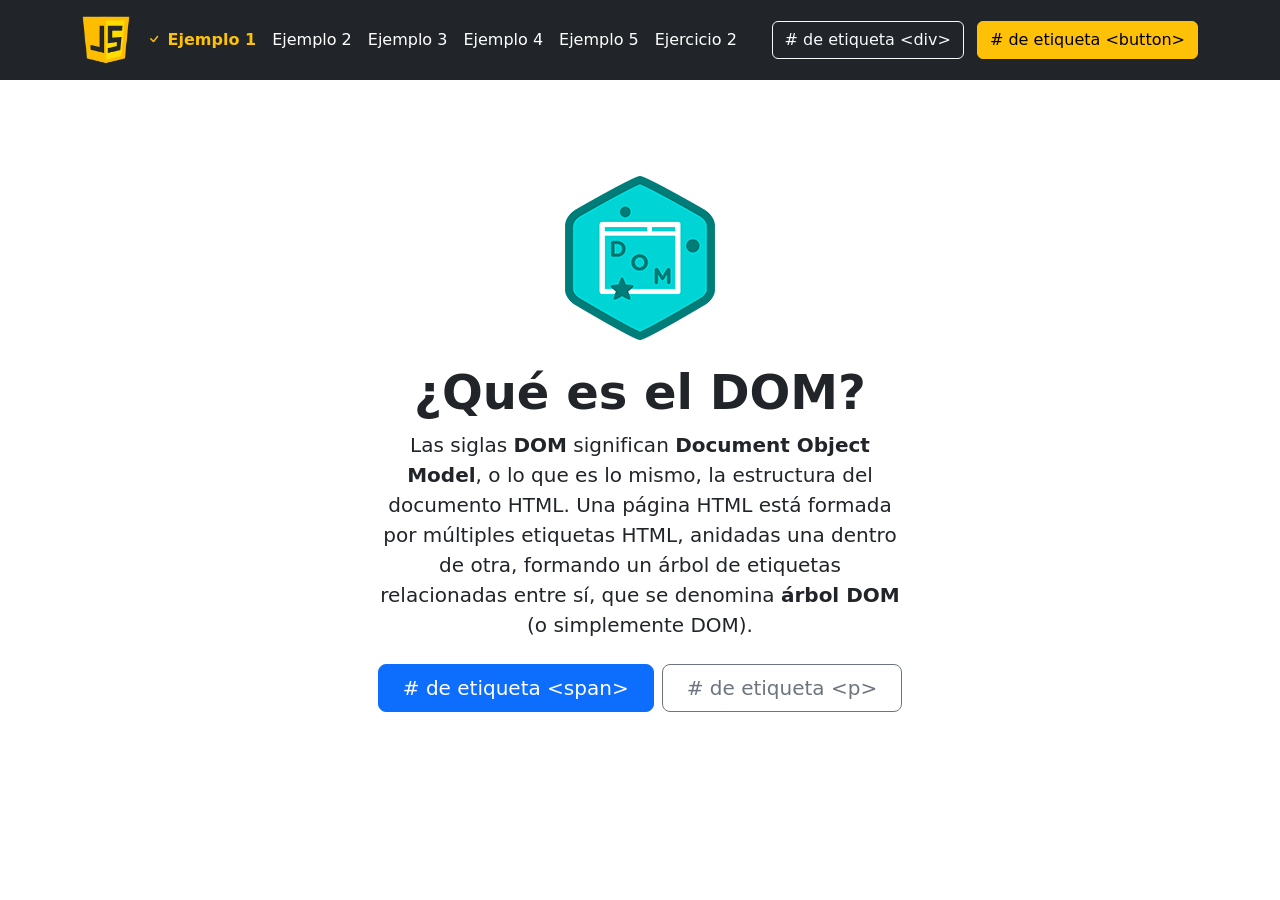
<file: index.html>
<!DOCTYPE html>
<html lang="es">

<head>
    <meta charset="UTF-8">
    <meta http-equiv="X-UA-Compatible" content="IE=edge">
    <meta name="viewport" content="width=device-width, initial-scale=1.0">
    <link href="bootstrap/css/bootstrap.min.css" rel="stylesheet">
    <link href="css/styles.css" rel="stylesheet">
    <link rel="icon" href="img/js.png" sizes="32x32" type="image/png">
    <title>Guía 7 | Recuperando elementos con DOM</title>
</head>

<body>

    <header class="p-3 text-bg-dark">
        <div class="container">
            <div class="d-flex flex-wrap align-items-center justify-content-center justify-content-lg-start">
                <a href="index.html" class="d-flex align-items-center mb-2 mb-lg-0 text-white text-decoration-none">
                    <img src="./img/js.png" class="bi me-2" width="48" height="48" alt="JavaScript">
                </a>

                <ul class="nav col-12 col-lg-auto me-lg-auto mb-2 justify-content-center mb-md-0">
                    <li><a href="index.html" class="nav-link px-2 text-warning fw-bold">
                            <i class="bi bi-check"></i> Ejemplo 1
                        </a></li>
                    <li><a href="pages/ejemplo1.html" class="nav-link px-2 text-white">Ejemplo 2</a></li>
                    <li><a href="pages/ejemplo2.html" class="nav-link px-2 text-white">Ejemplo 3</a></li>
                    <li><a href="pages/ejemplo3.html" class="nav-link px-2 text-white">Ejemplo 4</a></li>
                    <li><a href="pages/ejemplo4.html" class="nav-link px-2 text-white">Ejemplo 5</a></li>
                    <li><a href="pages/ejercicio2.html" class="nav-link px-2 text-white">Ejercicio 2</a></li>
                </ul>

                <div class="text-end">
                    <button type="button" id="idBtnDiv" class="btn btn-outline-light me-2"># de etiqueta &lt;div&gt;</button>
                    <button type="button" id="idBtnButton" class="btn btn-warning"># de etiqueta &lt;button&gt;</button>
                </div>
            </div>
        </div>
    </header>

    <main class="container">
        <div class="px-4 py-5 my-5 text-center">
            <img class="d-block mx-auto mb-4 img-fluid" src="./img/dom.png" alt="Document Object Model">
            <h1 class="display-5 fw-bold">¿Qué es el DOM?</h1>
            <div class="col-lg-6 mx-auto">
                <p class="lead mb-4">
                    Las siglas <span class="fw-bold">DOM</span> significan <span class="fw-bold">Document Object
                        Model</span>,
                    o lo que es lo mismo, la estructura del documento HTML. Una página HTML está formada por múltiples
                    etiquetas HTML,
                    anidadas una dentro de otra, formando un árbol de etiquetas relacionadas entre sí, que se
                    denomina <span class="fw-bold">árbol DOM</span> (o simplemente DOM).
                </p>
                <div class="d-grid gap-2 d-sm-flex justify-content-sm-center">
                    <button type="button" id="idBtnSpan" class="btn btn-primary btn-lg px-4 gap-3"># de etiqueta
                        &lt;span&gt;</button>
                    <button type="button" id="idBtnP" class="btn btn-outline-secondary btn-lg px-4"># de etiqueta
                        &lt;p&gt;</button>
                </div>
            </div>
            <section id="idImprimirResultado" class="panel-resultado col-lg-8 mx-auto mt-4 text-start"
                aria-live="polite" hidden></section>
        </div>
    </main>

    <script src="bootstrap/js/bootstrap.bundle.min.js"></script>
    <script src="js/index.js" defer></script>

</body>

</html>
</file>
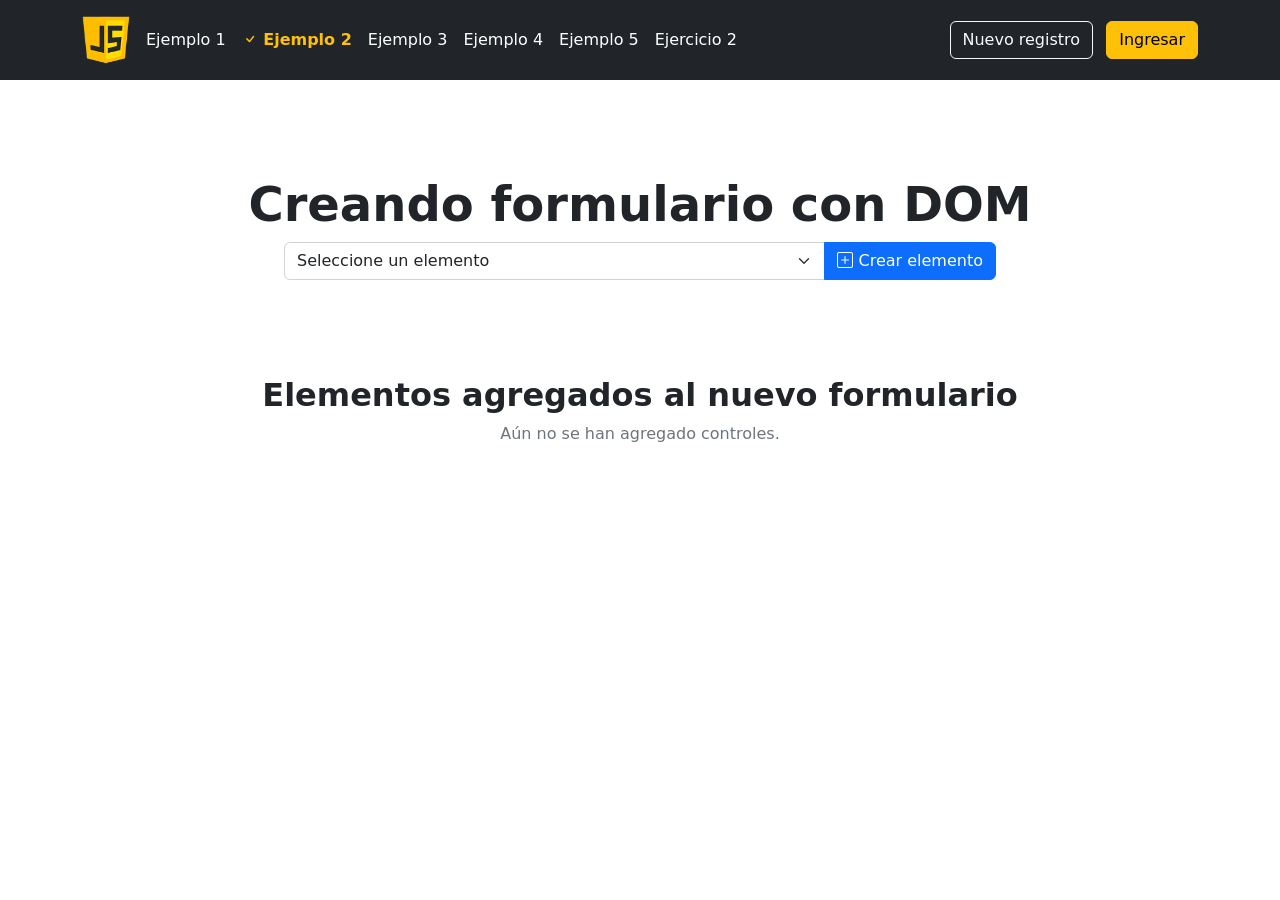
<file: pages/ejemplo1.html>
<!DOCTYPE html>
<html lang="es">

<head>
    <meta charset="UTF-8">
    <meta http-equiv="X-UA-Compatible" content="IE=edge">
    <meta name="viewport" content="width=device-width, initial-scale=1.0">
    <link href="../bootstrap/css/bootstrap.min.css" rel="stylesheet">
    <link href="../css/styles.css" rel="stylesheet">
    <link rel="icon" href="../img/js.png" sizes="32x32" type="image/png">
    <title>Guía 7: Creando formulario con DOM</title>
</head>

<body>

    <header class="p-3 text-bg-dark">
        <div class="container">
            <div class="d-flex flex-wrap align-items-center justify-content-center justify-content-lg-start">
                <a href="../index.html" class="d-flex align-items-center mb-2 mb-lg-0 text-white text-decoration-none">
                    <img src="../img/js.png" class="bi me-2" width="48" height="48" alt="JavaScript">
                </a>

                <ul class="nav col-12 col-lg-auto me-lg-auto mb-2 justify-content-center mb-md-0">
                    <li><a href="../index.html" class="nav-link px-2 text-white">Ejemplo 1</a></li>
                    <li><a href="../pages/ejemplo1.html" class="nav-link px-2 text-warning fw-bold">
                            <i class="bi bi-check"></i> Ejemplo 2
                        </a></li>
                    <li><a href="../pages/ejemplo2.html" class="nav-link px-2 text-white">Ejemplo 3</a></li>
                    <li><a href="../pages/ejemplo3.html" class="nav-link px-2 text-white">Ejemplo 4</a></li>
                    <li><a href="../pages/ejemplo4.html" class="nav-link px-2 text-white">Ejemplo 5</a></li>
                    <li><a href="../pages/ejercicio2.html" class="nav-link px-2 text-white">Ejercicio 2</a></li>
                </ul>

                <div class="text-end">
                    <button type="button" id="idBtnDiv" class="btn btn-outline-light me-2">Nuevo registro</button>
                    <button type="button" id="idBtnButton" class="btn btn-warning">Ingresar</button>
                </div>
            </div>
        </div>
    </header>

    <main class="container">
        <div class="px-4 py-5 my-5 text-center">
            <h1 class="display-5 fw-bold">Creando formulario con DOM</h1>
            <div class="row g-0 justify-content-center">
                <div class="col-12 col-md-10 col-lg-8">
                    <div class="input-group">
                        <select class="form-select" id="idCmbElemento" aria-label="Seleccione el elemento a crear">
                            <option value="" selected>Seleccione un elemento</option>
                            <option value="text">&lt;input type="text" /&gt;</option>
                            <option value="number">&lt;input type="number" /&gt;</option>
                            <option value="date">&lt;input type="date" /&gt;</option>
                            <option value="password">&lt;input type="password" /&gt;</option>
                            <option value="radio">&lt;input type="radio" /&gt;</option>
                            <option value="checkbox">&lt;input type="checkbox" /&gt;</option>
                            <option value="select">&lt;select&gt;&lt;/select&gt;</option>
                            <option value="textarea">&lt;textarea&gt;&lt;/textarea&gt;</option>
                        </select>
                        <button type="button" id="idBtnCrear" class="btn btn-primary">
                            <i class="bi bi-plus-square"></i> Crear elemento
                        </button>
                    </div>
                </div>
            </div>
        </div>

        <div class="row pb-5">
            <div class="col-12 text-center">
                <h2 class="fw-bold">Elementos agregados al nuevo formulario</h2>
                <p id="idMensajeVacio" class="text-muted">Aún no se han agregado controles.</p>
            </div>
            <div class="col-12 col-md-8 col-lg-6 mx-auto">
                <form id="idNewForm" novalidate></form>
            </div>
        </div>
    </main>

    <!-- COMPONENTE MODAL DE BOOTSTRAP -->
    <div class="modal fade" id="idModal" tabindex="-1" aria-labelledby="modalLabel" aria-hidden="true">
        <div class="modal-dialog modal-dialog-centered">
            <div class="modal-content">
                <div class="modal-header">
                    <h1 class="modal-title fs-5" id="modalLabel">Agregando un nuevo control</h1>
                    <button type="button" class="btn-close" data-bs-dismiss="modal" aria-label="Cerrar"></button>
                </div>
                <div class="modal-body">
                    <form id="idFormElemento" novalidate>
                        <div class="form-floating mb-3">
                            <input type="text" class="form-control" id="idTituloElemento" placeholder="Título del control"
                                autocomplete="off">
                            <label for="idTituloElemento">
                                <i class="bi bi-tag"></i> Título del control
                            </label>
                        </div>
                        <div class="form-floating mb-3">
                            <input type="text" class="form-control" id="idNombreElemento"
                                placeholder="Nombre del control" autocomplete="off">
                            <label for="idNombreElemento">
                                <i class="bi bi-tag"></i> Nombre del control
                            </label>
                        </div>
                    </form>
                </div>
                <div class="modal-footer">
                    <button type="button" class="btn btn-secondary" data-bs-dismiss="modal">Cancelar</button>
                    <button type="button" class="btn btn-primary" id="idBtnAddElement">
                        <i class="bi bi-plus-circle"></i> Agregar
                    </button>
                </div>
            </div>
        </div>
    </div>

    <script src="../bootstrap/js/bootstrap.bundle.min.js"></script>
    <script src="../js/ejemplo1.js" defer></script>

</body>

</html>
</file>
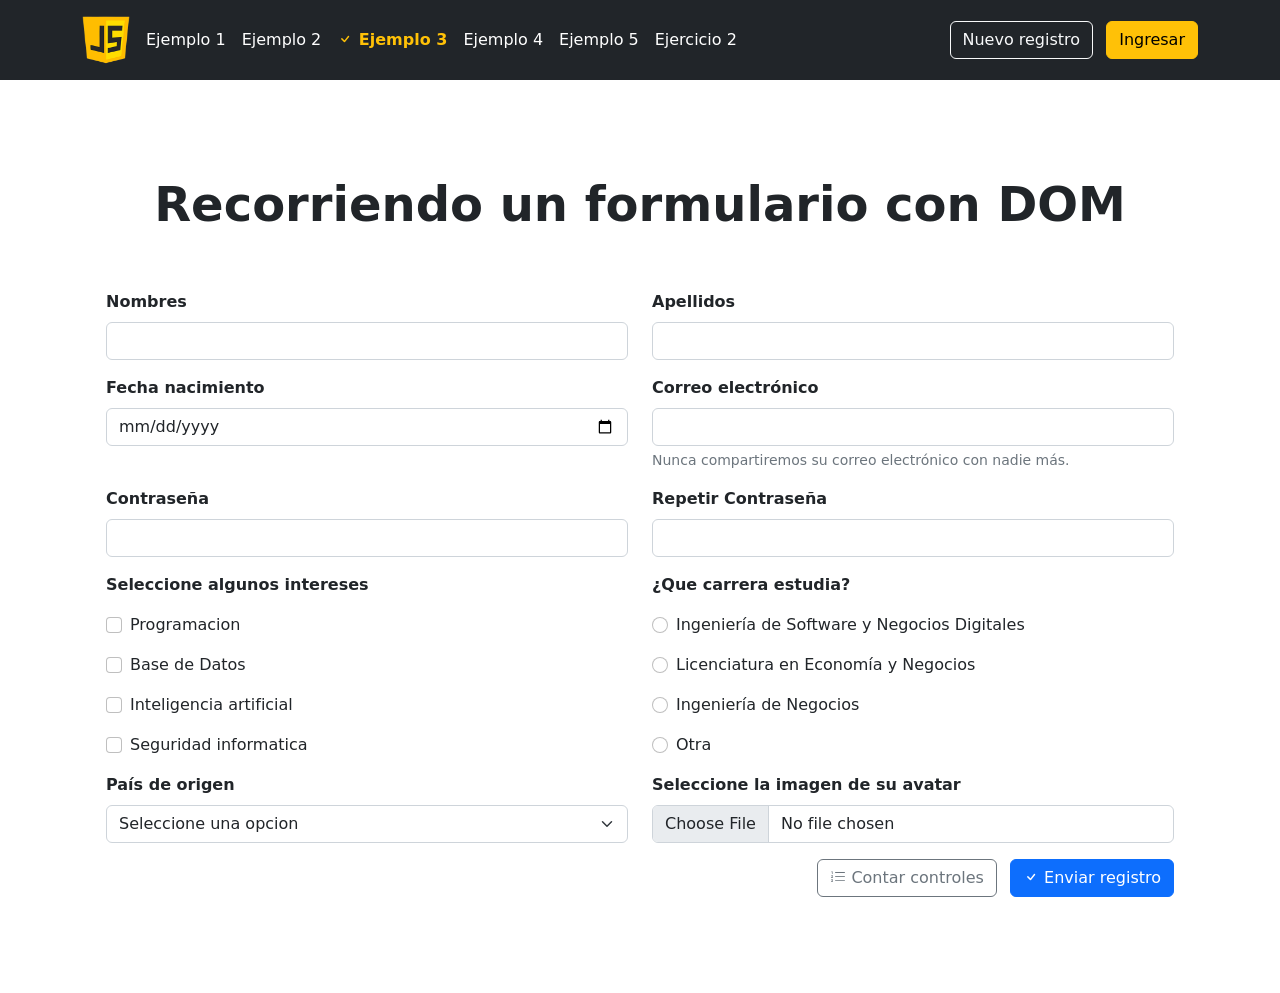
<file: pages/ejemplo2.html>
<!doctype html>
<html lang="es">

<head>
    <meta charset="UTF-8">
    <meta http-equiv="X-UA-Compatible" content="IE=edge">
    <meta name="viewport" content="width=device-width, initial-scale=1.0">
    <link href="../bootstrap/css/bootstrap.min.css" rel="stylesheet">
    <link href="../css/styles.css" rel="stylesheet">
    <link rel="icon" href="../img/js.png" sizes="32x32" type="image/png">
    <title>Guía 7: Recorriendo y validando un formulario con DOM</title>
</head>

<body>

    <header class="p-3 text-bg-dark">
        <div class="container">
            <div class="d-flex flex-wrap align-items-center justify-content-center justify-content-lg-start">
                <a href="../index.html" class="d-flex align-items-center mb-2 mb-lg-0 text-white text-decoration-none">
                    <img src="../img/js.png" class="bi me-2" width="48" height="48" alt="JavaScript">
                </a>

                <ul class="nav col-12 col-lg-auto me-lg-auto mb-2 justify-content-center mb-md-0">
                    <li><a href="../index.html" class="nav-link px-2 text-white">Ejemplo 1</a></li>
                    <li><a href="../pages/ejemplo1.html" class="nav-link px-2 text-white">Ejemplo 2</a></li>
                    <li><a href="../pages/ejemplo2.html" class="nav-link px-2 text-warning fw-bold">
                            <i class="bi bi-check"></i> Ejemplo 3
                        </a></li>
                    <li><a href="../pages/ejemplo3.html" class="nav-link px-2 text-white">Ejemplo 4</a></li>
                    <li><a href="../pages/ejemplo4.html" class="nav-link px-2 text-white">Ejemplo 5</a></li>
                    <li><a href="../pages/ejercicio2.html" class="nav-link px-2 text-white">Ejercicio 2</a></li>
                </ul>

                <div class="text-end">
                    <button type="button" id="idBtnDiv" class="btn btn-outline-light me-2">Nuevo registro</button>
                    <button type="button" id="idBtnButton" class="btn btn-warning">Ingresar</button>
                </div>
            </div>
        </div>
    </header>

    <main class="container">
        <div class="row px-4 my-5">
            <div class="col-12">
                <h1 class="display-5 fw-bold text-center py-5">Recorriendo un formulario con DOM</h1>
                <form name="frmRegistro" novalidate>
                    <div class="row">
                        <div class="col-12 col-md-6">
                            <div class="mb-3">
                                <label for="idNombre" class="form-label fw-bold">Nombres</label>
                                <input type="text" class="form-control" id="idNombre" autocomplete="given-name">
                            </div>
                        </div>
                        <div class="col-12 col-md-6">
                            <div class="mb-3">
                                <label for="idApellidos" class="form-label fw-bold">Apellidos</label>
                                <input type="text" class="form-control" id="idApellidos" autocomplete="family-name">
                            </div>
                        </div>
                    </div>
                    <div class="row">
                        <div class="col-12 col-md-6">
                            <div class="mb-3">
                                <label for="idFechaNac" class="form-label fw-bold">Fecha nacimiento</label>
                                <input type="date" class="form-control" id="idFechaNac">
                            </div>
                        </div>
                        <div class="col-12 col-md-6">
                            <div class="mb-3">
                                <label for="idCorreo" class="form-label fw-bold">Correo electrónico</label>
                                <input type="email" class="form-control" id="idCorreo"
                                    aria-describedby="idCorreoSugerencia" autocomplete="email">
                                <div id="idCorreoSugerencia" class="form-text">
                                    Nunca compartiremos su correo electrónico con nadie más.
                                </div>
                            </div>
                        </div>
                    </div>
                    <div class="row">
                        <div class="col-12 col-md-6">
                            <div class="mb-3">
                                <label for="idPassword" class="form-label fw-bold">Contraseña</label>
                                <input type="password" class="form-control" id="idPassword"
                                    autocomplete="new-password">
                            </div>
                        </div>
                        <div class="col-12 col-md-6">
                            <div class="mb-3">
                                <label for="idPasswordRepetir" class="form-label fw-bold">Repetir Contraseña</label>
                                <input type="password" class="form-control" id="idPasswordRepetir"
                                    autocomplete="new-password">
                            </div>
                        </div>
                    </div>

                    <div class="row">
                        <div class="col-12 col-md-6" id="idGrupoIntereses">
                            <div class="mb-3">
                                <span class="fw-bold">Seleccione algunos intereses</span>
                            </div>
                            <div class="mb-3 form-check">
                                <input type="checkbox" class="form-check-input" id="idCkProgramacion">
                                <label class="form-check-label" for="idCkProgramacion">Programacion</label>
                            </div>
                            <div class="mb-3 form-check">
                                <input type="checkbox" class="form-check-input" id="idCkBD">
                                <label class="form-check-label" for="idCkBD">Base de Datos</label>
                            </div>
                            <div class="mb-3 form-check">
                                <input type="checkbox" class="form-check-input" id="idCkRedes">
                                <label class="form-check-label" for="idCkRedes">Inteligencia artificial</label>
                            </div>
                            <div class="mb-3 form-check">
                                <input type="checkbox" class="form-check-input" id="idCkSeguridad">
                                <label class="form-check-label" for="idCkSeguridad">Seguridad informatica</label>
                            </div>
                        </div>
                        <div class="col-12 col-md-6" id="idGrupoCarrera">
                            <div class="mb-3">
                                <span class="fw-bold">¿Que carrera estudia?</span>
                            </div>
                            <div class="mb-3 form-check">
                                <input type="radio" class="form-check-input" name="idRdCarrera" id="idRdIng">
                                <label class="form-check-label" for="idRdIng">Ingeniería de Software y Negocios
                                    Digitales</label>
                            </div>
                            <div class="mb-3 form-check">
                                <input type="radio" class="form-check-input" name="idRdCarrera" id="idRdLic">
                                <label class="form-check-label" for="idRdLic">Licenciatura en Economía y
                                    Negocios</label>
                            </div>
                            <div class="mb-3 form-check">
                                <input type="radio" class="form-check-input" name="idRdCarrera" id="idRdTec">
                                <label class="form-check-label" for="idRdTec">Ingeniería de Negocios</label>
                            </div>
                            <div class="mb-3 form-check">
                                <input type="radio" class="form-check-input" name="idRdCarrera" id="idRdOtro">
                                <label class="form-check-label" for="idRdOtro">Otra</label>
                            </div>
                        </div>
                    </div>
                    <div class="row">
                        <div class="col-12 col-md-6">
                            <div class="mb-3">
                                <label for="idCmPais" class="form-label fw-bold">País de origen</label>
                                <select class="form-select" id="idCmPais">
                                    <option value="" selected>Seleccione una opcion</option>
                                    <option value="1">El Salvador</option>
                                    <option value="2">Guatemala</option>
                                    <option value="3">Honduras</option>
                                    <option value="4">Panama</option>
                                    <option value="5">Costa Rica</option>
                                    <option value="6">Belice</option>
                                    <option value="7">Nicaragua</option>
                                    <option value="8">Otro</option>
                                </select>
                            </div>
                        </div>
                        <div class="col-12 col-md-6">
                            <div class="mb-3">
                                <label for="idArchivo" class="form-label fw-bold">Seleccione la imagen de su
                                    avatar</label>
                                <input class="form-control" type="file" id="idArchivo" accept="image/*">
                            </div>
                        </div>
                    </div>
                    <div class="row pb-5">
                        <div class="col text-end">
                            <button type="button" class="btn btn-outline-secondary me-2" name="btnContar">
                                <i class="bi bi-list-ol"></i> Contar controles
                            </button>
                            <button type="button" class="btn btn-primary" name="btnRegistro">
                                <i class="bi bi-check"></i> Enviar registro
                            </button>
                        </div>
                    </div>
                </form>
            </div>
        </div>
    </main>

    <!-- COMPONENTE MODAL DE BOOTSTRAP -->
    <div class="modal fade" id="idModal" tabindex="-1" aria-labelledby="modalLabel" aria-hidden="true">
        <div class="modal-dialog modal-lg modal-dialog-centered modal-dialog-scrollable">
            <div class="modal-content">
                <div class="modal-header">
                    <h1 class="modal-title fs-5" id="modalLabel">Resultado</h1>
                    <button type="button" class="btn-close" data-bs-dismiss="modal" aria-label="Cerrar"></button>
                </div>
                <div class="modal-body" id="idBodyModal"></div>
                <div class="modal-footer">
                    <button type="button" class="btn btn-primary" data-bs-dismiss="modal">
                        <i class="bi bi-x-circle"></i> Cerrar
                    </button>
                </div>
            </div>
        </div>
    </div>

    <script src="../bootstrap/js/bootstrap.bundle.min.js"></script>
    <script src="../js/ejemplo2.js" defer></script>

</body>

</html>
</file>
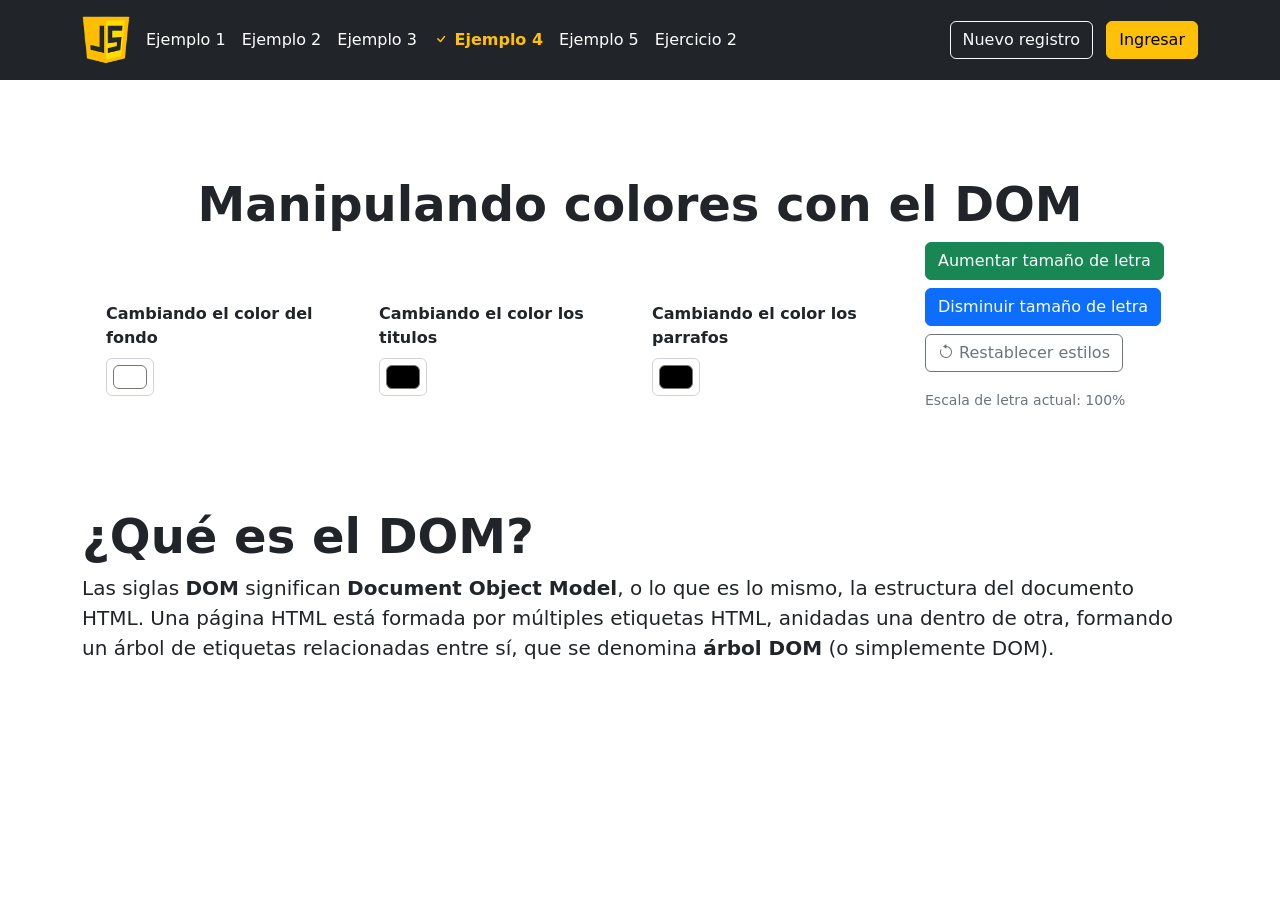
<file: pages/ejemplo3.html>
<!DOCTYPE html>
<html lang="es">

<head>
    <meta charset="UTF-8">
    <meta http-equiv="X-UA-Compatible" content="IE=edge">
    <meta name="viewport" content="width=device-width, initial-scale=1.0">
    <link href="../bootstrap/css/bootstrap.min.css" rel="stylesheet">
    <link href="../css/styles.css" rel="stylesheet">
    <link rel="icon" href="../img/js.png" sizes="32x32" type="image/png">
    <title>Guía 7: Manipulando estilos con DOM</title>
</head>

<body>

    <header class="p-3 text-bg-dark">
        <div class="container">
            <div class="d-flex flex-wrap align-items-center justify-content-center justify-content-lg-start">
                <a href="../index.html" class="d-flex align-items-center mb-2 mb-lg-0 text-white text-decoration-none">
                    <img src="../img/js.png" class="bi me-2" width="48" height="48" alt="JavaScript">
                </a>

                <ul class="nav col-12 col-lg-auto me-lg-auto mb-2 justify-content-center mb-md-0">
                    <li><a href="../index.html" class="nav-link px-2 text-white">Ejemplo 1</a></li>
                    <li><a href="../pages/ejemplo1.html" class="nav-link px-2 text-white">Ejemplo 2</a></li>
                    <li><a href="../pages/ejemplo2.html" class="nav-link px-2 text-white">Ejemplo 3</a></li>
                    <li><a href="../pages/ejemplo3.html" class="nav-link px-2 text-warning fw-bold">
                            <i class="bi bi-check"></i> Ejemplo 4
                        </a></li>
                    <li><a href="../pages/ejemplo4.html" class="nav-link px-2 text-white">Ejemplo 5</a></li>
                    <li><a href="../pages/ejercicio2.html" class="nav-link px-2 text-white">Ejercicio 2</a></li>
                </ul>

                <div class="text-end">
                    <button type="button" id="idBtnDiv" class="btn btn-outline-light me-2">Nuevo registro</button>
                    <button type="button" id="idBtnButton" class="btn btn-warning">Ingresar</button>
                </div>
            </div>
        </div>
    </header>

    <main class="container">
        <div class="px-4 py-5 my-5">
            <h1 class="display-5 text-center fw-bold">Manipulando colores con el DOM</h1>
            <form class="g-0" novalidate>
                <div class="row align-items-end">
                    <div class="col-12 col-sm-6 col-lg-3">
                        <div class="mb-3">
                            <label for="idFondo" class="form-label fw-bold">Cambiando el color del fondo</label>
                            <input type="color" class="form-control form-control-color" id="idFondo" name="idFondo"
                                title="Modificando el color del fondo">
                        </div>
                    </div>
                    <div class="col-12 col-sm-6 col-lg-3">
                        <div class="mb-3">
                            <label for="idTitulos" class="form-label fw-bold">Cambiando el color los titulos</label>
                            <input type="color" class="form-control form-control-color" id="idTitulos"
                                name="idTitulos" title="Modificando el color de los titulos">
                        </div>
                    </div>
                    <div class="col-12 col-sm-6 col-lg-3">
                        <div class="mb-3">
                            <label for="idParrafos" class="form-label fw-bold">Cambiando el color los parrafos</label>
                            <input type="color" class="form-control form-control-color" id="idParrafos"
                                name="idParrafos" title="Modificando el color de los parrafos">
                        </div>
                    </div>
                    <div class="col-12 col-sm-6 col-lg-3">
                        <div class="mb-3 d-flex flex-wrap gap-2">
                            <button type="button" id="idBtnAumentar" class="btn btn-success">Aumentar tamaño de
                                letra</button>
                            <button type="button" id="idBtnDisminuir" class="btn btn-primary">Disminuir tamaño de
                                letra</button>
                            <button type="button" id="idBtnRestablecer" class="btn btn-outline-secondary">
                                <i class="bi bi-arrow-counterclockwise"></i> Restablecer estilos
                            </button>
                        </div>
                        <small class="text-muted">Escala de letra actual: <output id="idIndicadorEscala">100%</output></small>
                    </div>
                </div>
            </form>
        </div>
        <div class="row pb-5">
            <div class="col mx-auto">
                <h1 class="display-5 fw-bold">¿Qué es el DOM?</h1>
                <p class="lead mb-4">
                    Las siglas <span class="fw-bold">DOM</span> significan <span class="fw-bold">Document
                        Object Model</span>,
                    o lo que es lo mismo, la estructura del documento HTML. Una página HTML está formada por
                    múltiples etiquetas HTML,
                    anidadas una dentro de otra, formando un árbol de etiquetas relacionadas entre sí, que
                    se
                    denomina <span class="fw-bold">árbol DOM</span> (o simplemente DOM).
                </p>
            </div>
        </div>
    </main>

    <script src="../bootstrap/js/bootstrap.bundle.min.js"></script>
    <script src="../js/ejemplo3.js" defer></script>

</body>

</html>
</file>
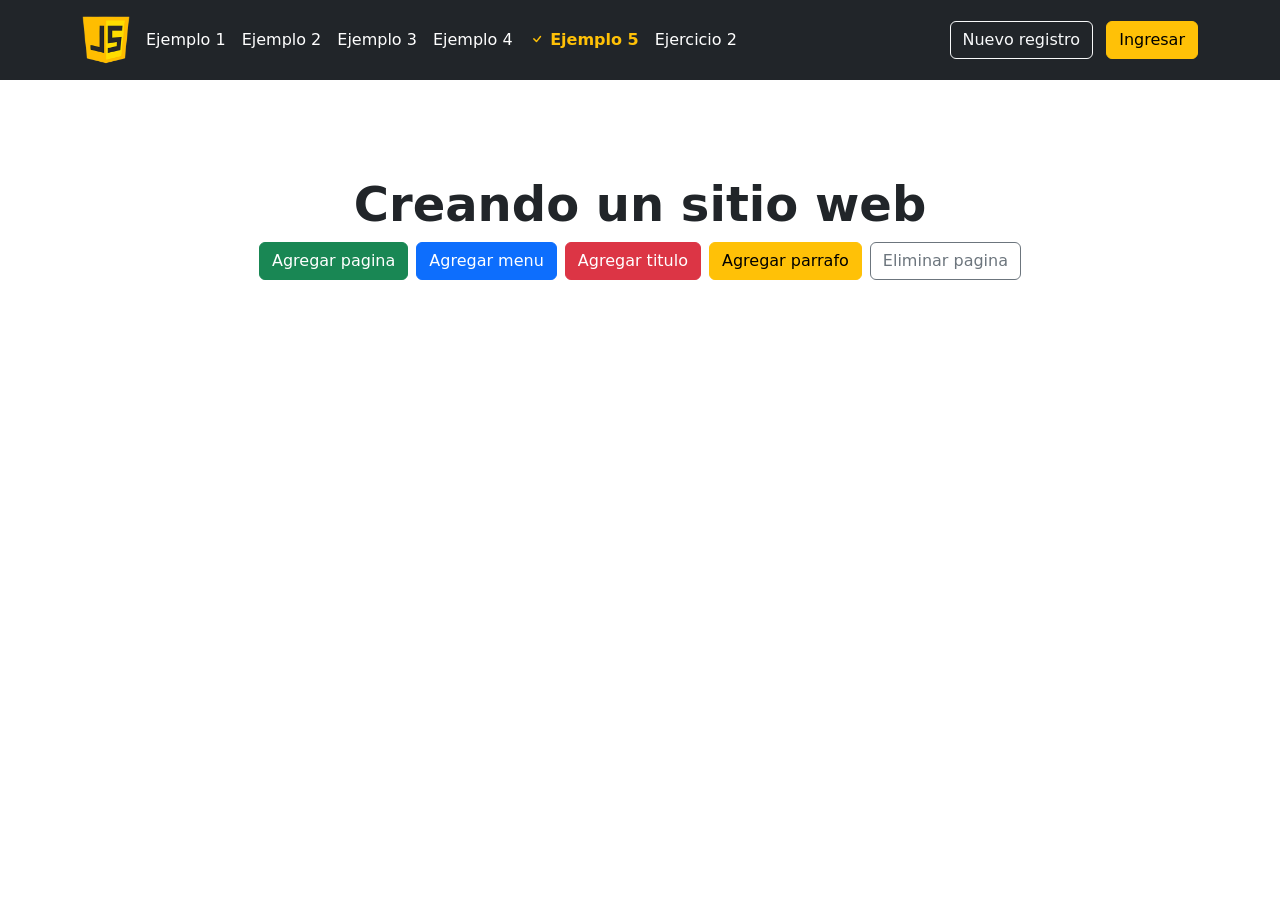
<file: pages/ejemplo4.html>
<!DOCTYPE html>
<html lang="es">

<head>
    <meta charset="UTF-8">
    <meta http-equiv="X-UA-Compatible" content="IE=edge">
    <meta name="viewport" content="width=device-width, initial-scale=1.0">
    <link href="../bootstrap/css/bootstrap.min.css" rel="stylesheet">
    <link href="../css/styles.css" rel="stylesheet">
    <link rel="icon" href="../img/js.png" sizes="32x32" type="image/png">
    <title>Guía 7: Creando un sitio web con DOM</title>
</head>

<body>

    <header class="p-3 text-bg-dark">
        <div class="container">
            <div class="d-flex flex-wrap align-items-center justify-content-center justify-content-lg-start">
                <a href="../index.html" class="d-flex align-items-center mb-2 mb-lg-0 text-white text-decoration-none">
                    <img src="../img/js.png" class="bi me-2" width="48" height="48" alt="JavaScript">
                </a>

                <ul class="nav col-12 col-lg-auto me-lg-auto mb-2 justify-content-center mb-md-0">
                    <li><a href="../index.html" class="nav-link px-2 text-white">Ejemplo 1</a></li>
                    <li><a href="../pages/ejemplo1.html" class="nav-link px-2 text-white">Ejemplo 2</a></li>
                    <li><a href="../pages/ejemplo2.html" class="nav-link px-2 text-white">Ejemplo 3</a></li>
                    <li><a href="../pages/ejemplo3.html" class="nav-link px-2 text-white">Ejemplo 4</a></li>
                    <li><a href="../pages/ejemplo4.html" class="nav-link px-2 text-warning fw-bold">
                            <i class="bi bi-check"></i> Ejemplo 5
                        </a></li>
                    <li><a href="../pages/ejercicio2.html" class="nav-link px-2 text-white">Ejercicio 2</a></li>
                </ul>

                <div class="text-end">
                    <button type="button" id="idBtnDiv" class="btn btn-outline-light me-2">Nuevo registro</button>
                    <button type="button" id="idBtnButton" class="btn btn-warning">Ingresar</button>
                </div>
            </div>
        </div>
    </header>

    <main>
        <div class="container">
            <div class="px-4 py-5 my-5">
                <h1 class="display-5 text-center fw-bold">Creando un sitio web</h1>
                <div class="d-flex flex-wrap gap-2 justify-content-center">
                    <button type="button" class="btn btn-success" id="idAgregarPagina">Agregar pagina</button>
                    <button type="button" class="btn btn-primary" id="idAgregarMenu">Agregar menu</button>
                    <button type="button" class="btn btn-danger" id="idAgregarTitulo">Agregar titulo</button>
                    <button type="button" class="btn btn-warning" id="idAgregarParrafo">Agregar parrafo</button>
                    <button type="button" class="btn btn-outline-secondary" id="idEliminarPagina">Eliminar
                        pagina</button>
                </div>
            </div>
        </div>
        <div class="container pb-5" id="idPagina"></div>
    </main>

    <script src="../bootstrap/js/bootstrap.bundle.min.js"></script>
    <script src="../js/ejemplo4.js" defer></script>

</body>

</html>
</file>
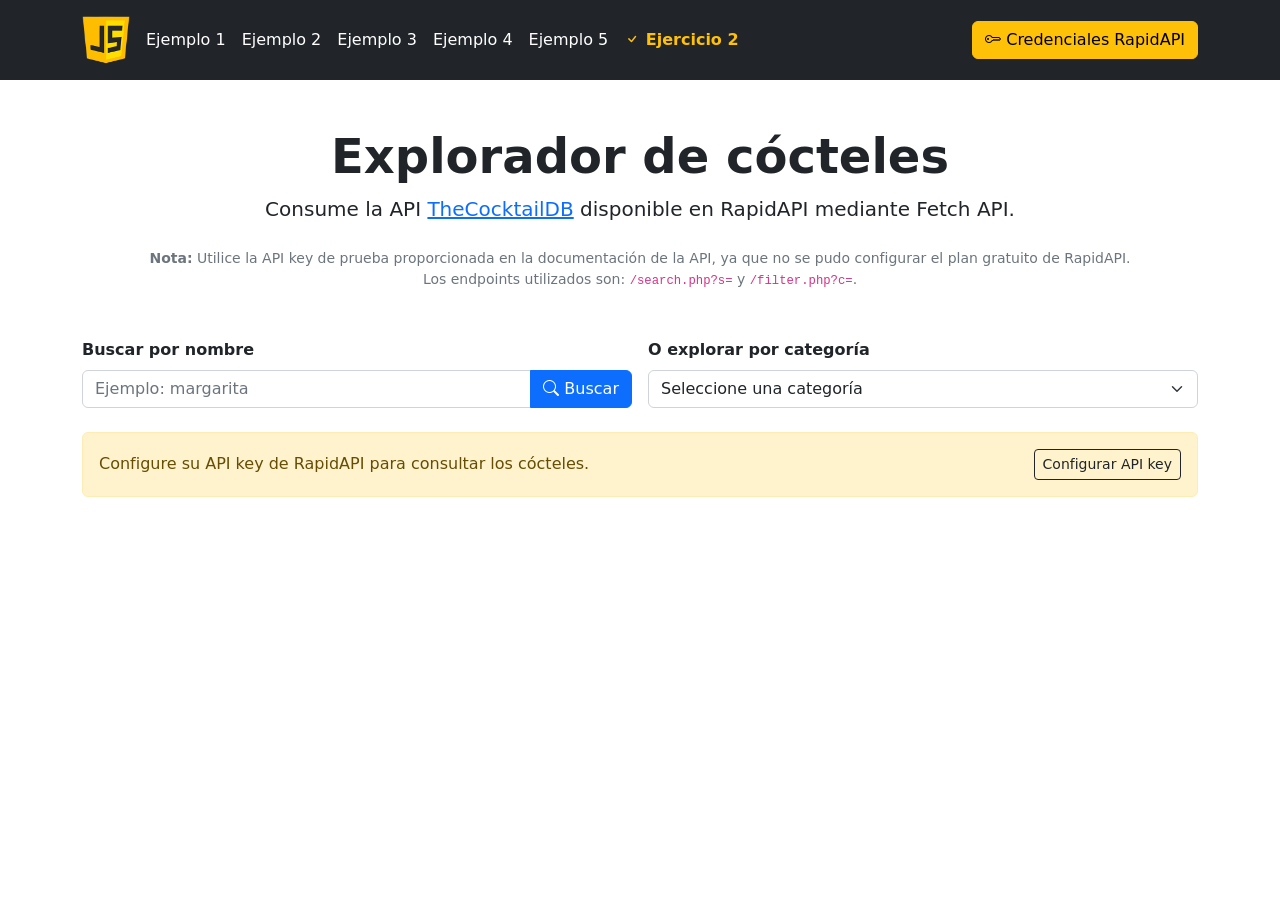
<file: pages/ejercicio2.html>
<!DOCTYPE html>
<html lang="es">

<head>
    <meta charset="UTF-8">
    <meta http-equiv="X-UA-Compatible" content="IE=edge">
    <meta name="viewport" content="width=device-width, initial-scale=1.0">
    <link href="../bootstrap/css/bootstrap.min.css" rel="stylesheet">
    <link href="../css/styles.css" rel="stylesheet">
    <link rel="icon" href="../img/js.png" sizes="32x32" type="image/png">
    <title>Guía 7: Explorador de cócteles con RapidAPI</title>
</head>

<body>

    <header class="p-3 text-bg-dark">
        <div class="container">
            <div class="d-flex flex-wrap align-items-center justify-content-center justify-content-lg-start">
                <a href="../index.html" class="d-flex align-items-center mb-2 mb-lg-0 text-white text-decoration-none">
                    <img src="../img/js.png" class="bi me-2" width="48" height="48" alt="JavaScript">
                </a>

                <ul class="nav col-12 col-lg-auto me-lg-auto mb-2 justify-content-center mb-md-0">
                    <li><a href="../index.html" class="nav-link px-2 text-white">Ejemplo 1</a></li>
                    <li><a href="../pages/ejemplo1.html" class="nav-link px-2 text-white">Ejemplo 2</a></li>
                    <li><a href="../pages/ejemplo2.html" class="nav-link px-2 text-white">Ejemplo 3</a></li>
                    <li><a href="../pages/ejemplo3.html" class="nav-link px-2 text-white">Ejemplo 4</a></li>
                    <li><a href="../pages/ejemplo4.html" class="nav-link px-2 text-white">Ejemplo 5</a></li>
                    <li><a href="../pages/ejercicio2.html" class="nav-link px-2 text-warning fw-bold">
                            <i class="bi bi-check"></i> Ejercicio 2
                        </a></li>
                </ul>

                <div class="text-end">
                    <button type="button" id="idBtnConfig" class="btn btn-warning">
                        <i class="bi bi-key"></i> Credenciales RapidAPI
                    </button>
                </div>
            </div>
        </div>
    </header>

    <main class="container pb-5">
        <div class="py-5 text-center">
            <h1 class="display-5 fw-bold">Explorador de cócteles</h1>
            <p class="lead mb-0">
                Consume la API <a href="https://www.thecocktaildb.com/documentation">TheCocktailDB</a> disponible en RapidAPI mediante Fetch API.
            </p>
            <br>
            <p class="small text-muted mb-0">
                <strong>Nota:</strong> Utilice la API key de prueba proporcionada en la documentación de la API, ya que no se pudo configurar el plan gratuito de RapidAPI.
            </p>
            <p class="small text-muted mb-0">
                Los endpoints utilizados son: <code class="text-break">/search.php?s=</code> y <code class="text-break">/filter.php?c=</code>.
        </div>

        <!-- Filtros de busqueda -->
        <form id="idFormBusqueda" class="row g-3 align-items-end mb-4" novalidate>
            <div class="col-12 col-md-6">
                <label for="idBuscar" class="form-label fw-bold">Buscar por nombre</label>
                <div class="input-group">
                    <input type="search" class="form-control" id="idBuscar" placeholder="Ejemplo: margarita"
                        autocomplete="off" maxlength="60">
                    <button type="submit" class="btn btn-primary" id="idBtnBuscar">
                        <i class="bi bi-search"></i> Buscar
                    </button>
                </div>
            </div>
            <div class="col-12 col-md-6">
                <label for="idCategoria" class="form-label fw-bold">O explorar por categoría</label>
                <select class="form-select" id="idCategoria">
                    <option value="">Seleccione una categoría</option>
                </select>
            </div>
        </form>

        <!-- Mensajes de estado: carga, errores y resultados vacios -->
        <div id="idEstado" aria-live="polite"></div>

        <!-- Listado de resultados -->
        <div class="d-flex flex-wrap justify-content-between align-items-baseline mb-3">
            <h2 class="h4 fw-bold mb-0" id="idTituloResultados" hidden></h2>
            <small class="text-muted" id="idContador" hidden></small>
        </div>
        <div class="row g-3" id="idListado" aria-live="polite"></div>
        <div class="text-center mt-4">
            <button type="button" class="btn btn-outline-primary" id="idBtnVerMas" hidden>
                <i class="bi bi-arrow-down-circle"></i> Ver más
            </button>
        </div>
    </main>

    <!-- MODAL: DETALLE DE UN COCTEL -->
    <div class="modal fade" id="idModalDetalle" tabindex="-1" aria-labelledby="idTituloDetalle" aria-hidden="true">
        <div class="modal-dialog modal-lg modal-dialog-centered modal-dialog-scrollable modal-fullscreen-sm-down">
            <div class="modal-content">
                <div class="modal-header">
                    <h1 class="modal-title fs-5" id="idTituloDetalle">Detalle</h1>
                    <button type="button" class="btn-close" data-bs-dismiss="modal" aria-label="Cerrar"></button>
                </div>
                <div class="modal-body" id="idCuerpoDetalle"></div>
                <div class="modal-footer">
                    <button type="button" class="btn btn-secondary" data-bs-dismiss="modal">Cerrar</button>
                </div>
            </div>
        </div>
    </div>

    <!-- MODAL: CREDENCIALES DE RAPIDAPI -->
    <div class="modal fade" id="idModalConfig" tabindex="-1" aria-labelledby="idTituloConfig" aria-hidden="true">
        <div class="modal-dialog modal-dialog-centered">
            <form class="modal-content" id="idFormConfig" novalidate>
                <div class="modal-header">
                    <h1 class="modal-title fs-5" id="idTituloConfig">Credenciales de RapidAPI</h1>
                    <button type="button" class="btn-close" data-bs-dismiss="modal" aria-label="Cerrar"></button>
                </div>
                <div class="modal-body">
                    <p class="small text-muted">
                        Cree una cuenta en RapidAPI, suscríbase al plan gratuito de la API
                        <em>The Cocktail DB</em> y copie su clave. Los datos se guardan únicamente en el
                        almacenamiento local de este navegador.
                    </p>
                    <div class="mb-3">
                        <label for="idApiKey" class="form-label fw-bold">X-RapidAPI-Key</label>
                        <div class="input-group has-validation">
                            <input type="password" class="form-control" id="idApiKey" autocomplete="off"
                                spellcheck="false">
                            <button type="button" class="btn btn-outline-secondary" id="idBtnMostrarKey"
                                aria-label="Mostrar u ocultar la clave" aria-pressed="false">
                                <i class="bi bi-eye"></i>
                            </button>
                            <div class="invalid-feedback">Ingrese su API key de RapidAPI.</div>
                        </div>
                    </div>
                    <div class="mb-3">
                        <label for="idApiHost" class="form-label fw-bold">X-RapidAPI-Host</label>
                        <input type="text" class="form-control" id="idApiHost" autocomplete="off" spellcheck="false">
                        <div class="invalid-feedback">Ingrese un host válido, por ejemplo the-cocktail-db.p.rapidapi.com.
                        </div>
                    </div>
                </div>
                <div class="modal-footer justify-content-between">
                    <button type="button" class="btn btn-outline-danger" id="idBtnBorrarKey">
                        <i class="bi bi-trash"></i> Borrar clave
                    </button>
                    <div class="d-flex gap-2">
                        <button type="button" class="btn btn-secondary" data-bs-dismiss="modal">Cancelar</button>
                        <button type="submit" class="btn btn-primary"><i class="bi bi-check"></i> Guardar</button>
                    </div>
                </div>
            </form>
        </div>
    </div>

    <script src="../bootstrap/js/bootstrap.bundle.min.js"></script>
    <script src="../js/ejercicio2.js" defer></script>

</body>

</html>
</file>
<file: css/styles.css>
@import url("../bootstrap/icons/bootstrap-icons.css");

body {
    min-height: 100vh;
}

/* Panel de resultados del conteo de etiquetas (index.html) */
.panel-resultado {
    border: 1px solid var(--bs-border-color);
    border-radius: 0.5rem;
    padding: 1rem;
    background-color: var(--bs-light);
    max-height: 320px;
    overflow-y: auto;
}

.panel-resultado code {
    white-space: pre-wrap;
    word-break: break-word;
}

/* Mensajes de validacion creados dinamicamente (ejemplo2) */
.js-feedback {
    font-size: 0.875em;
}

/* Tarjetas del explorador de la API (ejercicio2) */
.tarjeta-coctel {
    transition: transform 0.15s ease, box-shadow 0.15s ease;
}

.tarjeta-coctel:hover,
.tarjeta-coctel:focus-within {
    transform: translateY(-3px);
    box-shadow: 0 0.5rem 1rem rgba(0, 0, 0, 0.15) !important;
}

.tarjeta-coctel .card-img-top {
    aspect-ratio: 1 / 1;
    object-fit: cover;
    background-color: var(--bs-gray-200);
}

.detalle-imagen {
    width: 100%;
    max-height: 360px;
    object-fit: cover;
    border-radius: 0.5rem;
}

@media (prefers-reduced-motion: reduce) {
    .tarjeta-coctel {
        transition: none;
    }
}
</file>
